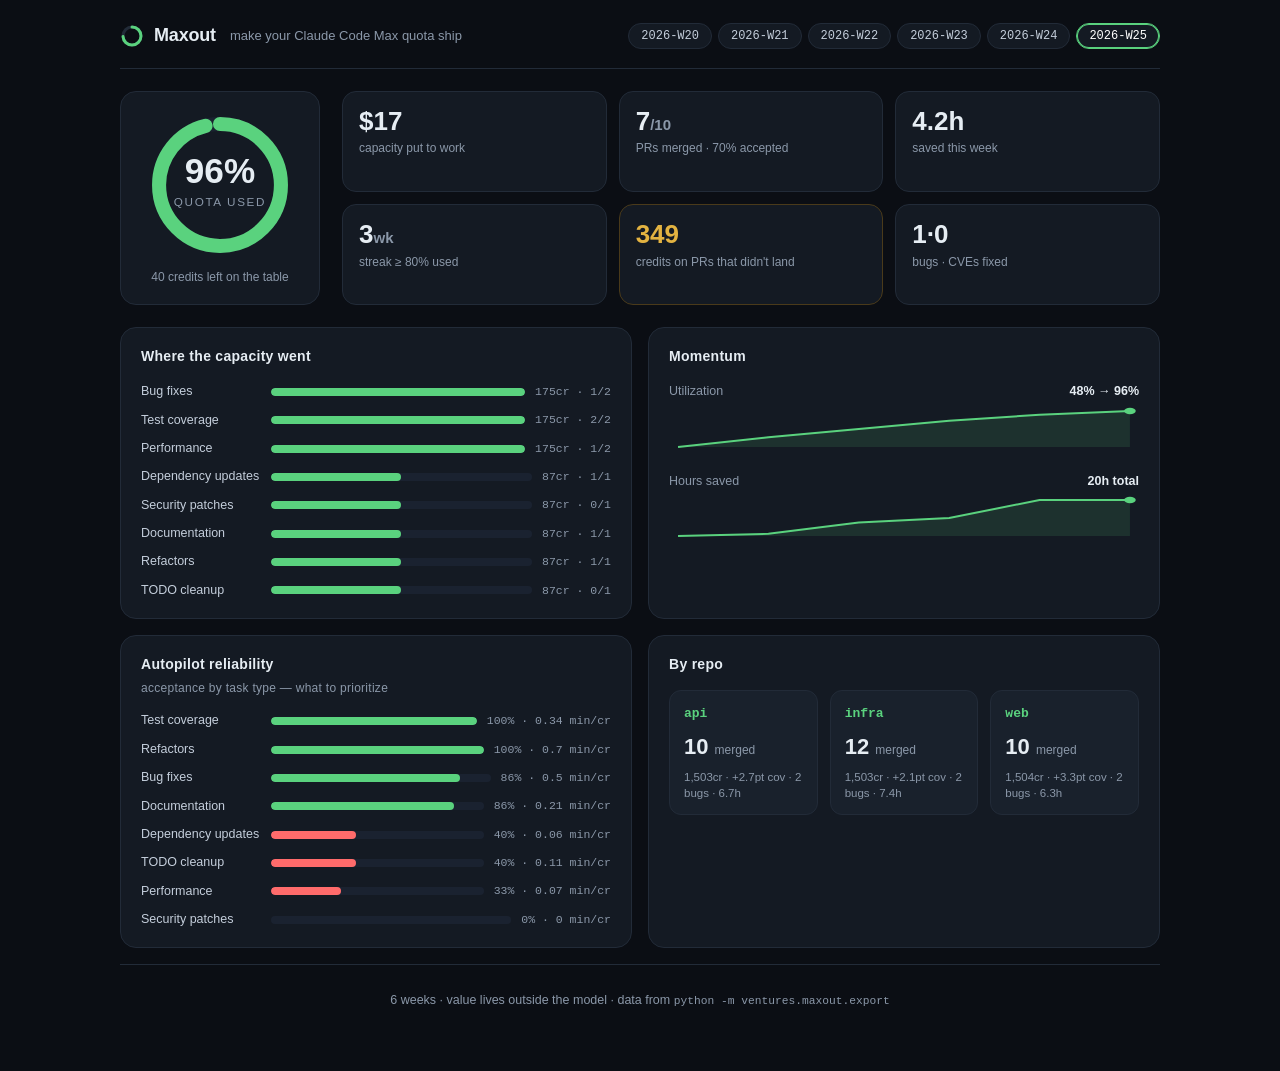
<file: ventures/maxout/ui/index.html>
<!DOCTYPE html>
<html lang="en">
<head>
  <meta charset="utf-8">
  <meta name="viewport" content="width=device-width, initial-scale=1">
  <title>Maxout · Claude Code Max dashboard</title>
  <meta name="description" content="Turn idle Claude Code Max quota into shipped work — and see exactly what it bought you.">
  <link rel="icon" href="data:image/svg+xml,%3Csvg xmlns='http://www.w3.org/2000/svg' viewBox='0 0 32 32'%3E%3Ccircle cx='16' cy='16' r='12' fill='none' stroke='%23222b38' stroke-width='4'/%3E%3Ccircle cx='16' cy='16' r='12' fill='none' stroke='%235ad27e' stroke-width='4' stroke-linecap='round' stroke-dasharray='75.4' stroke-dashoffset='20' transform='rotate(-90 16 16)'/%3E%3C/svg%3E">
  <link rel="stylesheet" href="style.css">
</head>
<body>
  <div id="app"><p class="boot">loading…</p></div>
  <script src="app.js"></script>
</body>
</html>
</file>
<file: ventures/maxout/ui/style.css>
/* Maxout dashboard — dark, dependency-free */
:root{
  --bg:#0b0e14; --panel:#141a23; --panel2:#19212c; --ink:#e6edf3; --mut:#8b98a9;
  --acc:#5ad27e; --gold:#e3b341; --red:#ff6b6b; --border:#222b38; --track:#1a2230;
}
*{box-sizing:border-box}
body{margin:0;background:var(--bg);color:var(--ink);
  font:15px/1.55 -apple-system,BlinkMacSystemFont,"Segoe UI",Helvetica,Arial,sans-serif}
#app{max-width:1080px;margin:0 auto;padding:0 20px 60px}
.boot,.err{font-family:ui-monospace,monospace;color:var(--mut);padding:48px 0}
code{font-family:ui-monospace,Menlo,monospace;font-size:.9em;color:var(--mut)}
small{font-weight:400;color:var(--mut)}

/* header */
.top{display:flex;align-items:center;justify-content:space-between;gap:16px;
  flex-wrap:wrap;padding:22px 0 18px;border-bottom:1px solid var(--border);margin-bottom:22px}
.brand{display:flex;align-items:center;gap:10px}
.brand .mark{flex:none}
.word{font-weight:700;font-size:18px;letter-spacing:-.01em}
.tag{color:var(--mut);font-size:13px;margin-left:4px}
.chips{display:flex;gap:6px;flex-wrap:wrap}
.chip{background:var(--panel);border:1px solid var(--border);border-radius:18px;
  color:#c4cedb;padding:5px 12px;font-size:12px;cursor:pointer;font-family:ui-monospace,monospace}
.chip:hover{border-color:var(--acc)}
.chip.on{border-color:var(--acc);color:#fff;box-shadow:inset 0 0 0 1px var(--acc)}

/* hero */
.hero{display:grid;grid-template-columns:200px 1fr;gap:22px;margin:0 0 22px}
.ring{display:flex;flex-direction:column;align-items:center;justify-content:center;
  background:var(--panel);border:1px solid var(--border);border-radius:16px;padding:18px}
.ringnote{color:var(--mut);font-size:12px;margin-top:8px;text-align:center}
.donut{width:150px;height:150px}
.donut .track{fill:none;stroke:var(--track);stroke-width:12}
.donut .val{fill:none;stroke:var(--acc);stroke-width:12;stroke-linecap:round;
  transition:stroke-dashoffset .6s ease}
.dnum{font-size:30px;font-weight:700;fill:var(--ink)}
.dlbl{font-size:10px;fill:var(--mut);letter-spacing:.14em;text-transform:uppercase}

.cards{display:grid;grid-template-columns:repeat(3,1fr);gap:12px}
.card{background:var(--panel);border:1px solid var(--border);border-radius:14px;padding:15px 16px}
.card b{display:block;font-size:26px;font-weight:700;line-height:1.1}
.card b small{font-size:15px;color:var(--mut);font-weight:600}
.card span{color:var(--mut);font-size:12px}
.card.warn{border-color:#4a3a1a}.card.warn b{color:var(--gold)}

/* panels */
.grid2{display:grid;grid-template-columns:1fr 1fr;gap:16px;margin:0 0 16px}
.panel{background:var(--panel);border:1px solid var(--border);border-radius:16px;padding:18px 20px}
.panel h3{margin:0 0 14px;font-size:14px;letter-spacing:.02em}
.panel h3 small{display:block;font-weight:400;font-size:12px;margin-top:3px}
.rows{display:flex;flex-direction:column;gap:9px}
.row{display:grid;grid-template-columns:120px 1fr auto;align-items:center;gap:10px;font-size:12.5px}
.rlbl{color:#c4cedb}
.track2{height:8px;background:var(--track);border-radius:6px;overflow:hidden}
.fill{display:block;height:100%;background:var(--acc);border-radius:6px}
.fill.good{background:var(--acc)}.fill.mid{background:var(--gold)}.fill.bad{background:var(--red)}
.rval{color:var(--mut);font-family:ui-monospace,monospace;font-size:11.5px;white-space:nowrap}

/* sparklines */
.trend{margin:0 0 14px}
.tlbl{display:flex;justify-content:space-between;font-size:12.5px;color:var(--mut);margin:0 0 4px}
.tlbl b{color:var(--ink)}
.spark{width:100%;height:46px}
.sline{fill:none;stroke:var(--acc);stroke-width:2;vector-effect:non-scaling-stroke}
.sarea{fill:rgba(90,210,126,.12);stroke:none}
.sdot{fill:var(--acc)}

/* repos */
.repos{display:grid;grid-template-columns:repeat(3,1fr);gap:12px}
.repo{background:var(--panel2);border:1px solid var(--border);border-radius:12px;padding:13px 14px}
.repo h4{margin:0 0 6px;font-family:ui-monospace,monospace;font-size:13px;color:var(--acc)}
.repo .big{margin:0;font-size:22px;font-weight:700}
.repo .big span{font-size:12px;color:var(--mut);font-weight:400}
.repo .muted{margin:5px 0 0;color:var(--mut);font-size:11.5px;line-height:1.4}

footer{color:var(--mut);font-size:12.5px;text-align:center;padding:26px 0 0;
  border-top:1px solid var(--border);margin-top:8px}

@media(max-width:760px){
  .hero{grid-template-columns:1fr}.cards{grid-template-columns:repeat(2,1fr)}
  .grid2{grid-template-columns:1fr}.repos{grid-template-columns:repeat(2,1fr)}
  .row{grid-template-columns:96px 1fr auto}
}
</file>
